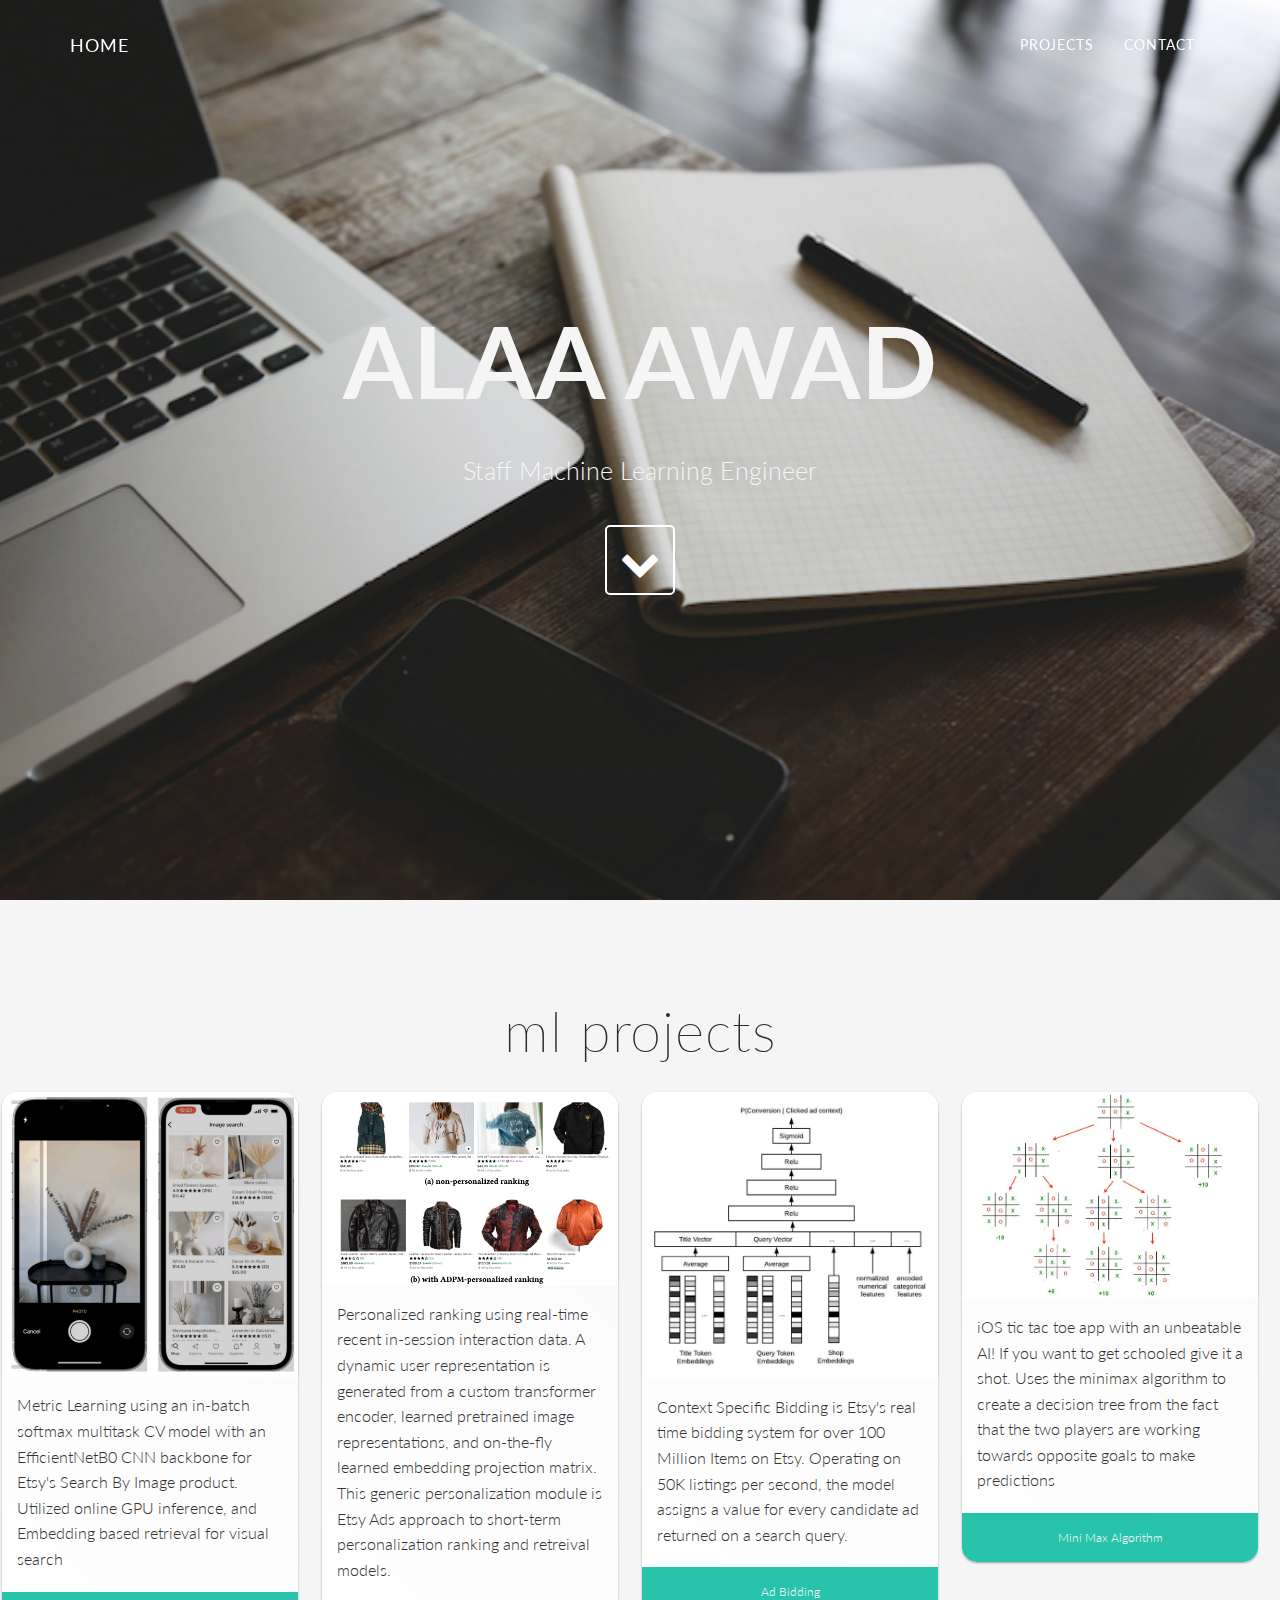
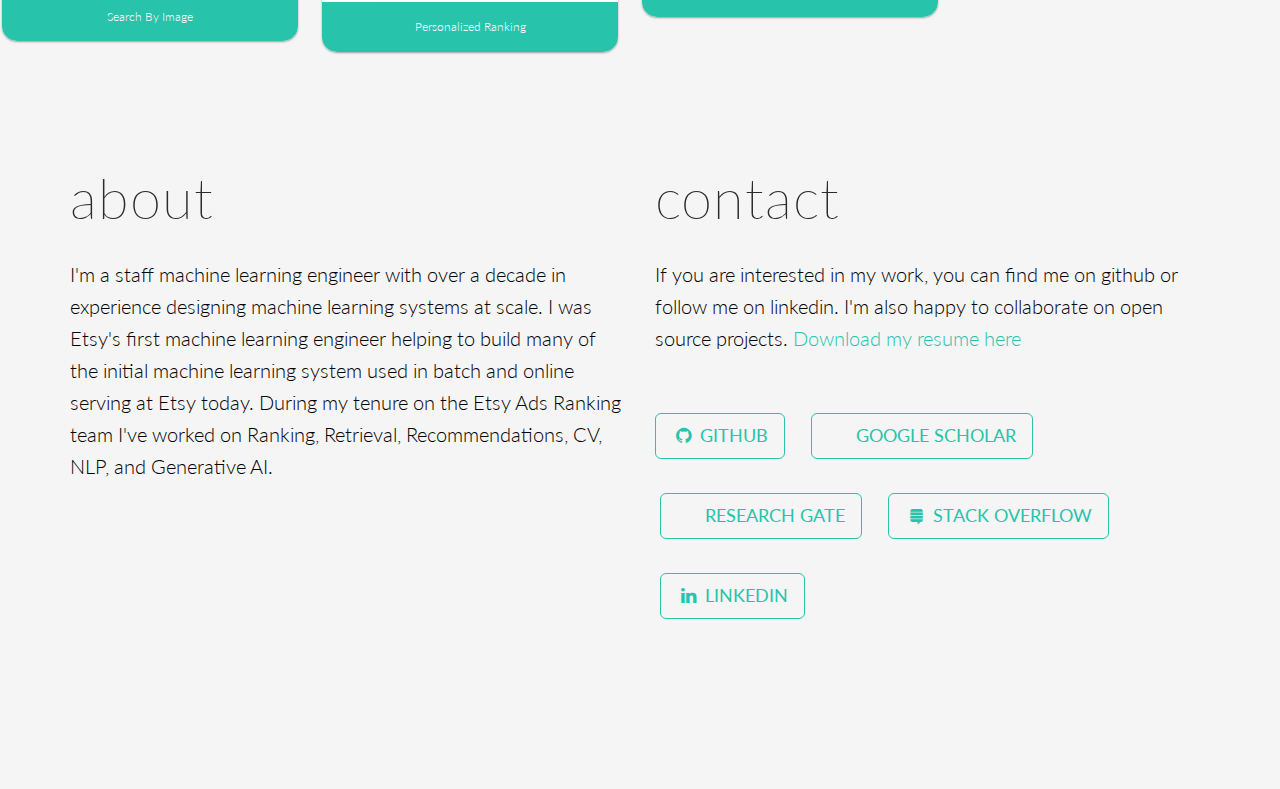
<file: index.html>
<!DOCTYPE html>
<html lang="en">
  <head>
    <meta charset="utf-8">
    <meta name="viewport" content="width=device-width, initial-scale=1.0">
    <meta name="description" content="">
    <meta name="author" content="">

    <title>Alaa Awad</title>

    <!-- Bootstrap Core CSS -->
    <link href="css/bootstrap.min.css" rel="stylesheet" type="text/css">

    <!-- Fonts -->
    <link href="css/font-awesome.min.css" rel="stylesheet" type="text/css">
    <link href='https://fonts.googleapis.com/css?family=Lato:100,300,400,700,900' rel='stylesheet' type='text/css'>

    <!-- Custom Theme CSS -->
    <link href="css/grayscale.css" rel="stylesheet">
  </head>

  <body id="page-top" data-spy="scroll" data-target=".navbar-custom">
    <nav class="navbar navbar-custom navbar-fixed-top" role="navigation">
      <div class="container">
        <div class="navbar-header page-scroll">
          <button type="button" class="navbar-toggle" data-toggle="collapse" data-target=".navbar-main-collapse">
            <i class="fa fa-bars"></i>
          </button>
          <a class="navbar-brand" href="#page-top">
            <span class="light">Home</span>
          </a>
        </div>
        <!-- Collect the nav links, forms, and other content for toggling -->
        <div class="collapse navbar-collapse navbar-right navbar-main-collapse">
          <ul class="nav navbar-nav">
            <!-- Hidden li included to remove active class from about link when scrolled up past about section -->
            <li class="hidden">
              <a href="#page-top"></a>
            </li>
            <li class="page-scroll">
              <a href="#portfolio">Projects</a>
            </li>
            <li class="page-scroll">
              <a href="#about">Contact</a>
            </li>
          </ul>
        </div>
        <!-- /.navbar-collapse -->
      </div>
      <!-- /.container -->
    </nav>

    <section class="intro">
      <div class="intro-body">
        <div class="container">
          <div class="row">
            <div class="col-md-8 col-md-offset-2">
              <h1 class="brand-heading">ALAA AWAD</h1>
              <p class="intro-text">Staff Machine Learning Engineer</p>
              <div class="page-scroll">
                <a href="#portfolio" class="btn btn-circle">
                  <i class="fa fa-chevron-down animated"></i>
                </a>
              </div>
            </div>
          </div>
        </div>
      </div>
    </section>

    <section id="portfolio" class="content-section">
        <div class="content-section">
        <div class="text-center">
          <h2>ML Projects</h2>
        </div>
        <div id="content" class="clearfix">
          <div class="item">
            <a href="https://www.etsy.com/codeascraft/from-image-classification-to-multitask-modeling-building-etsys-search-by-image-feature" target="_blank">
              <div class="pin">
                <img src="img/portfolio/proj_searchimg.png" />
                <p>Metric Learning using an in-batch softmax multitask CV model with an EfficientNetB0 CNN backbone for Etsy's Search By Image product. Utilized online GPU inference, and Embedding based retrieval for visual search</p>
                <p class="tags">Search By Image</p>
              </div>
            </a>
          </div>
          <div class="item">
            <a href="https://www.etsy.com/codeascraft/leveraging-real-time-user-actions-to-personalize-etsy-ads" target="_blank">
              <div class="pin">
                <img src="img/portfolio/proj_personalized.png" />
                <p>Personalized ranking using real-time recent in-session interaction data. A dynamic user representation is generated from a custom transformer encoder, learned pretrained image representations, and on-the-fly learned embedding projection matrix. This generic personalization module is Etsy Ads approach to short-term personalization ranking and retreival models. </p>
                <p class="tags">Personalized Ranking</p>
              </div>
            </a>
          </div>

          <div class="item">
            <a href="https://www.etsy.com/codeascraft/how-we-built-a-context-specific-bidding-system-for-etsy-ads" target="_blank">
              <div class="pin">
                <img src="img/portfolio/proj_bidding.png" />
                <p>Context Specific Bidding is Etsy's real time bidding system for over 100 Million Items on Etsy. Operating on 50K listings per second, the model assigns a value for every candidate ad returned on a search query.</p>
                <p class="tags">Ad Bidding</p>
              </div>
            </a>
          </div>

          <div class="item">
            <a href="https://github.com/awadalaa/tic-tac-toe-ai/" target="_blank">
              <div class="pin">
                <img src="img/portfolio/proj_tictactoe.jpeg" />
                <p>iOS tic tac toe app with an unbeatable AI! If you want to get schooled give it a shot. Uses the minimax algorithm to create a decision tree from the fact that the two players are working towards opposite goals to make predictions</p>
                <p class="tags">Mini Max Algorithm</p>
              </div>
            </a>
          </div>

        </div>
      </div>        
    </section>

    <section id="about">
      <div class = "aboutSection">
        <div class="container content-section">
          <div class="row">
            <div class="col-lg-6">
              <h2>About</h2>
              <p>I'm a staff machine learning engineer with over a decade in experience designing machine learning systems at scale. I was Etsy's first machine learning engineer helping to build many of the initial machine learning system used in batch and online serving at Etsy today. During my tenure on the Etsy Ads Ranking team I've worked on Ranking, Retrieval, Recommendations, CV, NLP, and Generative AI.</p>
            </div>
            <div class="col-lg-6">
              <h2>Contact</h2>
              <p>If you are interested in my work, you can find me on github or follow me on linkedin. I'm also happy to collaborate on open source projects. <a href="resume_alaa_awad.pdf">Download my resume here</a></p>
              <ul class="list-inline banner-social-buttons">
                <li>
                  <a href="https://github.com/awadalaa/" class="btn btn-default btn-lg">
                    <i class="fa fa-github fa-fw"></i> <span class="network-name">Github</span>
                  </a>
                </li>
                <li>
                  <a href="https://scholar.google.com/citations?user=YXKBockAAAAJ&hl=en" class="btn btn-default btn-lg">
                    <i class="fa fa-google-scholar fa-fw"></i> <span class="network-name">Google Scholar</span>
                  </a>
                </li>
                <li>
                  <a href="https://www.researchgate.net/profile/Alaa-Awad-6" class="btn btn-default btn-lg">
                    <i class="fa fa-researchgate fa-fw"></i> <span class="network-name">Research Gate</span>
                  </a>
                </li>
                <li>
                  <a href="https://stackoverflow.com/users/2044266/alaa-awad/" class="btn btn-default btn-lg">
                    <i class="fa fa-stack-exchange fa-fw"></i> <span class="network-name">Stack Overflow</span>
                  </a>
                </li>
                <li>
                  <a href="https://www.linkedin.com/in/awadalaa" class="btn btn-default btn-lg">
                    <i class="fa fa-linkedin fa-fw"></i> <span class="network-name">LinkedIn</span>
                  </a>
                </li>
              </ul>
            </div>
          </div>
        </div>
      </div>
    </section>

    <!-- Core JavaScript Files -->
    <script src="js/jquery-1.7.1.min.js"></script>
    <script src="js/bootstrap.min.js"></script>
    <script src="js/jquery.easing.min.js"></script>

    <!-- Custom Theme JavaScript -->
    <script src="js/modernizr-2.5.3.min.js"></script>
    <script src="js/jquery.masonry.min.js"></script>
    <script src="js/script.js"></script>
  </body>
</html>
</file>
<file: css/grayscale.css>
body {
    width: 100%;
    height: 100%;
    font-family: 'Lato',"Helvetica Neue",Helvetica,Arial,sans-serif;
    color: #000;
    background-color: #f5f5f5;
    webkit-tap-highlight-color: rgba(255,255,255,.2);
}

html {
    width: 100%;
    height: 100%;
}

h1,
h2,
h3,
h4,
h5,
h6 {
    margin: 0 0 35px;
    text-transform: uppercase;
    font-family: 'Lato',"Helvetica Neue",Helvetica,Arial,sans-serif;
    font-weight: 700;
    letter-spacing: 1px;
}

p {
    margin: 0 0 25px;
    font-size: 18px;
    line-height: 1.5;
}

@media(min-width:767px) {
    p {
        margin: 0 0 35px;
        font-size: 20px;
        line-height: 1.6;
    }
}

a {
    color: #28c3ab;
    -webkit-transition: all .2s ease-in-out;
    -moz-transition: all .2s ease-in-out;
    transition: all .2s ease-in-out;
}

a:hover,
a:focus {
    text-decoration: none;
    color: #176e61;
}

.light {
    font-weight: 400;
}

.navbar {
    margin-bottom: 0;
    border-bottom: 1px solid rgba(255,255,255,.3);
    text-transform: uppercase;
    font-family: 'Lato',"Helvetica Neue",Helvetica,Arial,sans-serif;
    background-color: #000;
}

.navbar-brand {
    font-weight: 700;
}

.navbar-brand:focus {
    outline: 0;
}

.navbar-custom a {
    color: #fff;
}

.navbar-custom .nav li a {
    -webkit-transition: background .3s ease-in-out;
    -moz-transition: background .3s ease-in-out;
    transition: background .3s ease-in-out;
}

.navbar-custom .nav li a:hover,
.navbar-custom .nav li a:focus,
.navbar-custom .nav li.active {
    outline: 0;
    background-color: rgba(255,255,255,.2);
}

.navbar-toggle {
    padding: 4px 6px;
    font-size: 16px;
    color: #fff;
}

.navbar-toggle:focus,
.navbar-toggle:active {
    outline: 0;
}

@media(min-width:767px) {
    .navbar {
        padding: 20px 0;
        border-bottom: 0;
        letter-spacing: 1px;
        background: 0 0;
        -webkit-transition: background .5s ease-in-out,padding .5s ease-in-out;
        -moz-transition: background .5s ease-in-out,padding .5s ease-in-out;
        transition: background .5s ease-in-out,padding .5s ease-in-out;
    }

    .top-nav-collapse {
        padding: 0;
        background-color: #25567b ;
    }

    .navbar-custom.top-nav-collapse {
        border-bottom: 1px solid rgba(255,255,255,.3);
    }
}

.intro {
    display: table;
    width: 100%;
    height: auto;
    padding: 100px 0;
    text-align: center;
    color: #f5f5f5;
    background: url(../img/bg.png) no-repeat bottom center scroll;
    background-color: #000;
    -webkit-background-size: cover;
    -moz-background-size: cover;
    background-size: cover;
    -o-background-size: cover;
}

.intro-body {
    display: table-cell;
    vertical-align: middle;
}

.introsquid {
    display: table;
    width: 100%;
    height: auto;
    padding: 100px 0;
    text-align: center;
    color: #f5f5f5;
    background: url(../img/intro-bg.png) no-repeat bottom center scroll;
    background-color: #000;
    -webkit-background-size: cover;
    -moz-background-size: cover;
    background-size: cover;
    -o-background-size: cover;
}

.introsquid-body {
    display: table-cell;
    vertical-align: middle;
}

.brand-heading {
    font-size: 40px;
}

.intro-text {
    font-family: 'Lato',"Helvetica Neue",Helvetica,Arial,sans-serif;
    font-weight: 300;
    font-size:20px;
    color:#f5f5f5;
}

@media(min-width:767px) {
    .intro {
        height: 100%;
        padding: 0;
    }
	
	.introsquid {
        height: 100%;
        padding: 0;
    }

    .brand-heading {
        font-size: 100px;
    }

    .intro-text {
        font-size: 25px;
    }
}




.btn-circle {
    width: 70px;
    height: 70px;
    text-align: center;
    padding: 7px 7px;
    border: 2px solid #fff;
    border-radius: 5px;
    font-size: 40px;
    color: #fff;
    background: 0 0;
    -webkit-transition: background .3s ease-in-out;
    -moz-transition: background .3s ease-in-out;
    transition: background .3s ease-in-out;
}

.btn-circle:hover,
.btn-circle:focus {
    outline: 0;
    color: #fff;
    background: rgba(255,255,255,.1);
}

.page-scroll .btn-circle i.animated {
    -webkit-transition-property: -webkit-transform;
    -webkit-transition-duration: 1s;
    -moz-transition-property: -moz-transform;
    -moz-transition-duration: 1s;
}

.page-scroll .btn-circle:hover i.animated {
    -webkit-animation-name: pulse;
    -moz-animation-name: pulse;
    -webkit-animation-duration: 1.5s;
    -moz-animation-duration: 1.5s;
    -webkit-animation-iteration-count: infinite;
    -moz-animation-iteration-count: infinite;
    -webkit-animation-timing-function: linear;
    -moz-animation-timing-function: linear;
}

@-webkit-keyframes pulse {    
    0 {
        -webkit-transform: scale(1);
        transform: scale(1);
    }

    50% {
        -webkit-transform: scale(1.2);
        transform: scale(1.2);
    }

    100% {
        -webkit-transform: scale(1);
        transform: scale(1);
    }
}

@-moz-keyframes pulse {    
    0 {
        -moz-transform: scale(1);
        transform: scale(1);
    }

    50% {
        -moz-transform: scale(1.2);
        transform: scale(1.2);
    }

    100% {
        -moz-transform: scale(1);
        transform: scale(1);
    }
}

.content-section {
    padding-top: 50px;
    font-weight: 200;
	margin-top: 0;
	font-family: 'Lato', sans-serif;
	color: #2b2b2b;
	font-size: 56px;
	margin-bottom: 30px;
}


.content-section h2 {
	font-weight: 200;
	margin-top: 0;
	font-family: 'Lato', sans-serif;
	color: #2b2b2b;
	text-transform: lowercase;
	font-size: 56px;
	margin-bottom: 30px;
}


.content-section p {
	font-family: 'Lato', sans-serif;
	color: #000000;
	font-weight: 300;
}


.btn {
    text-transform: uppercase;
    font-family: 'Lato',"Helvetica Neue",Helvetica,Arial,sans-serif;
    font-weight: 400;
    -webkit-transition: all .3s ease-in-out;
    -moz-transition: all .3s ease-in-out;
    transition: all .3s ease-in-out;
}

.btn-default {
    border: 1px solid #28c3ab;
    color: #28c3ab;
    background-color: transparent;
}

.btn-default:hover,
.btn-default:focus {
    border: 1px solid #28c3ab;
    outline: 0;
    color: #000;
    background-color: #28c3ab;
}

.btn-huge {
    padding: 25px;
    font-size: 26px;
}

.banner-social-buttons {
    margin-top: 0;
}

@media(max-width:1199px) {
    ul.banner-social-buttons {
        margin-top: 15px;
    }
}

@media(max-width:767px) {
    ul.banner-social-buttons>li {
        display: block;
        margin-bottom: 20px;
        padding: 0;
    }

    ul.banner-social-buttons>li:last-child {
        margin-bottom: 0;
    }
}

::-moz-selection {
    text-shadow: none;
    background: #fcfcfc;
    background: rgba(255,255,255,.2);
}

::selection {
    text-shadow: none;
    background: #fcfcfc;
    background: rgba(255,255,255,.2);
}

img::selection {
    background: 0 0;
}

img::-moz-selection {
    background: 0 0;
}


.aboutSection{
 padding-bottom:100px;   
}

/*#################################################################
####                    PORTFOLIO SECTION
##################################################################*/

/* ==|== primary styles =====================================================
   Author: Luke Shumard (lukeshumard.com)
   ========================================================================== */

#content {
	/*width: 980px;*/
	/*width: 95%;*/
	width: auto;
	margin: 0 auto;
}

.item {
	display: block;
	float: left;
	width: 300px;
	margin: 0 20px 20px 0;
	-webkit-transition: left .4s ease-in-out, top .4s ease-in-out .4s, width .5s;
	-moz-transition: left .4s ease-in-out, top .4s ease-in-out .4s,  width .5s;
	-ms-transition: left .4s ease-in-out, top .4s ease-in-out .4s, width .5s;
	-o-transition: left .4s ease-in-out, top .4s ease-in-out .4s, width .5s;
	transition: left .4s ease-in-out, top .4s ease-in-out .4s, width .5s;
    
}

.featured {
	width: 620px;
}

.item img {
	width: 300px;
	height: auto;
    -moz-border-radius: 15px 15px 0 0;
    border-radius: 15px 15px 0 0;
}

.featured img {
  width: 620px;
  height: auto;
}


.pin {
	display: inline-block;
        -moz-border-radius: 15px;
    border-radius: 15px;

	background: #FEFEFE;
	box-shadow: 0 1px 2px rgba(34, 25, 25, 0.4);
	margin: 0 2px 15px;
	-webkit-column-break-inside: avoid;
	-moz-column-break-inside: avoid;
	column-break-inside: avoid;
	background: -webkit-linear-gradient(45deg, #FFF, #F9F9F9);
	opacity: 1;
        
        
	-webkit-transition: all .2s ease;
	-moz-transition: all .2s ease;
	-o-transition: all .2s ease;
	transition: all .2s ease;
    
    
}

.pin img {
	width: 100%;
    
}

.pin p {
    font-size:16px;
	color: #333;
	margin: 0;
    padding: 15px;
}

p.tags{
    font-size:12px;
	color: #fff;
    text-align: center;
    width: 100%;
	margin-top: 5px;
    background-color:#28c3ab;
    -moz-border-radius: 0 0 15px 15px;
    border-radius: 0 0 15px 15px;
    
          
	-webkit-transition: all .2s ease;
	-moz-transition: all .2s ease;
	-o-transition: all .2s ease;
	transition: all .2s ease;
    
}

.pin:hover > p.tags {
  background-color:#A2C;
  font-size:14px;
}
</file>
